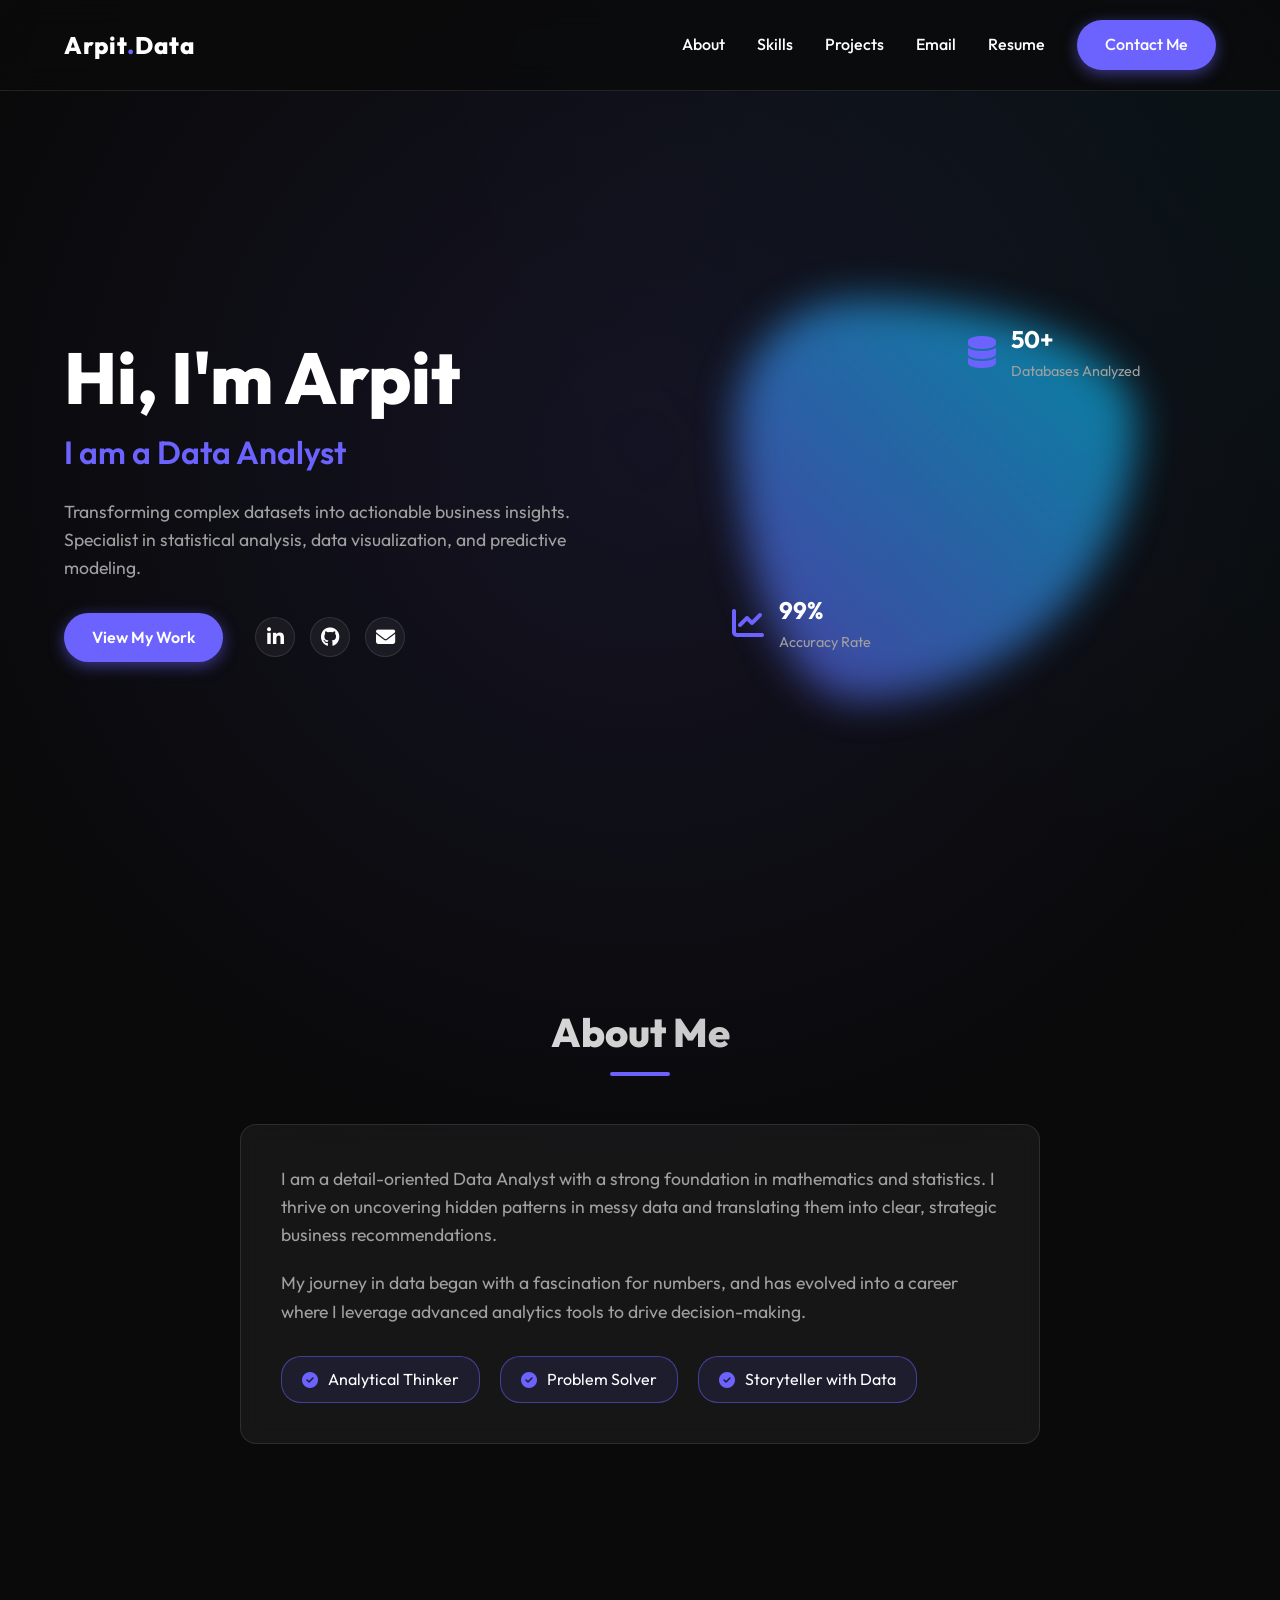
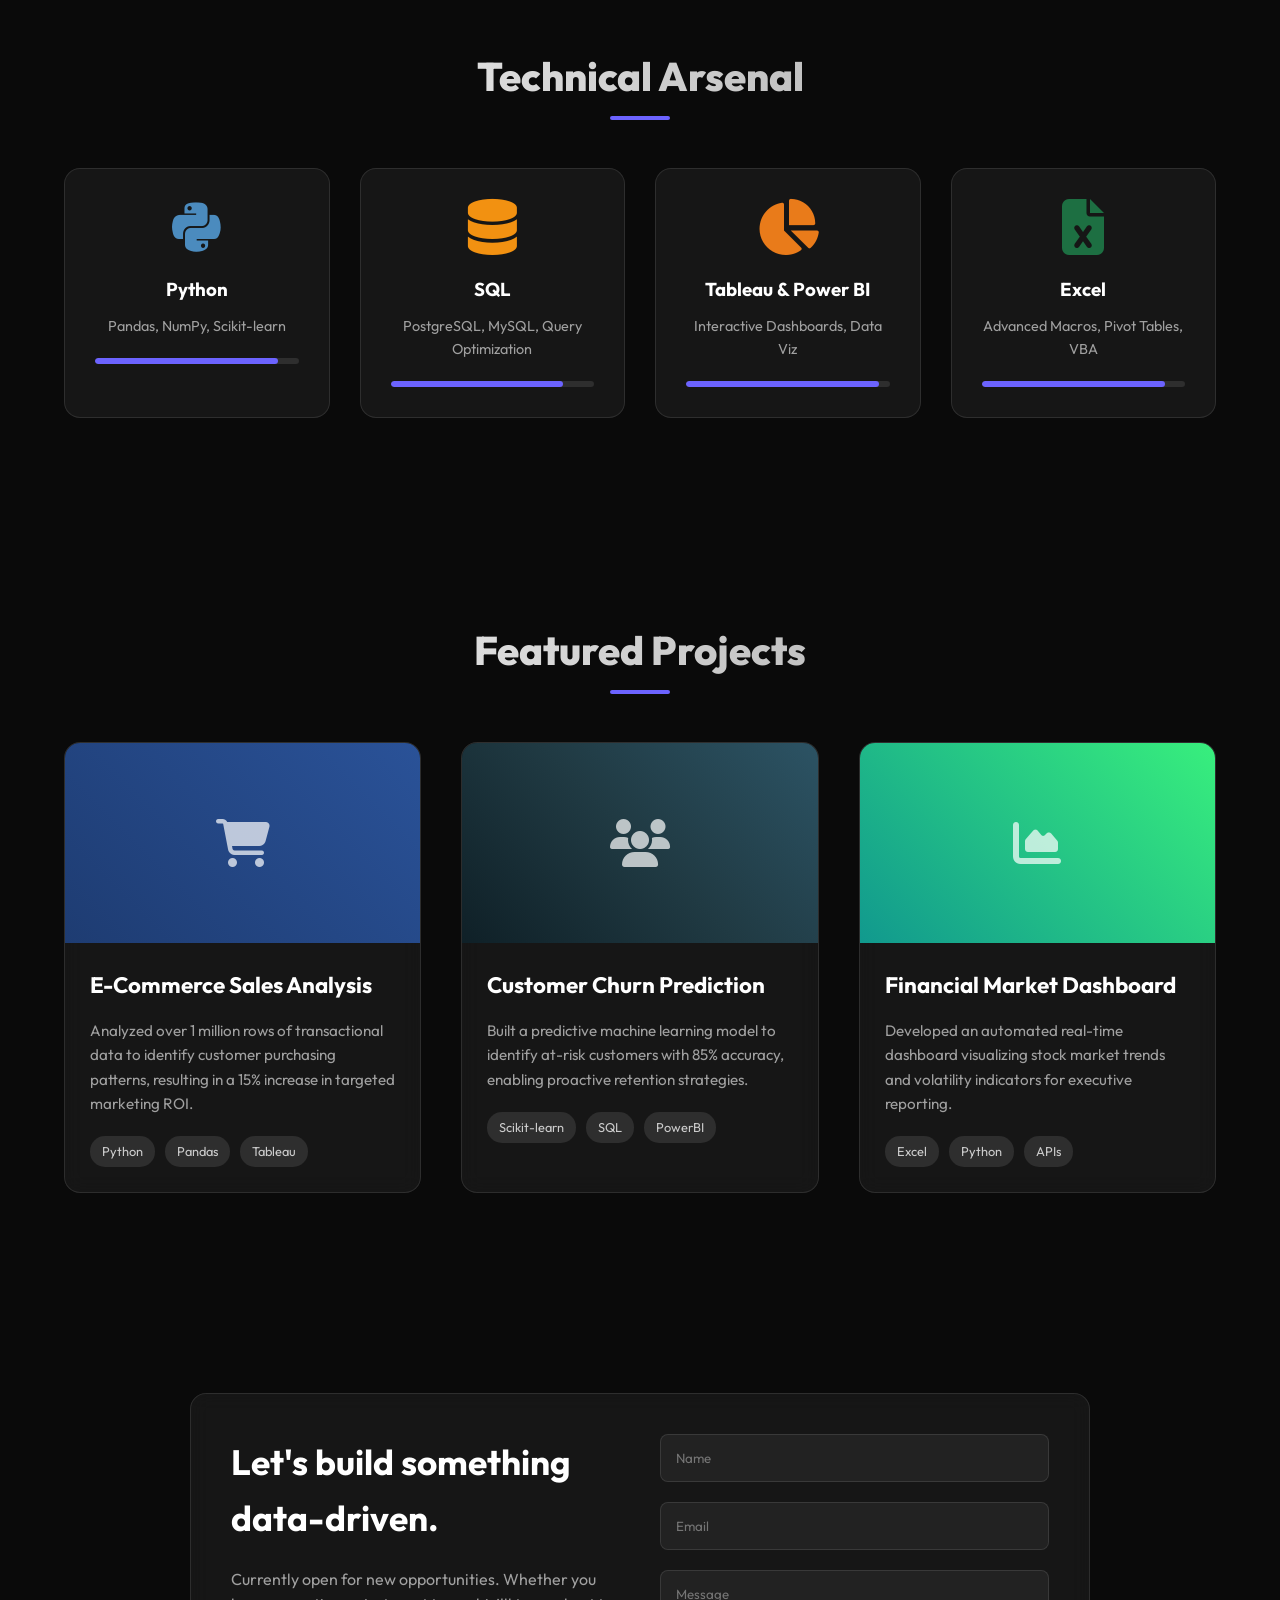
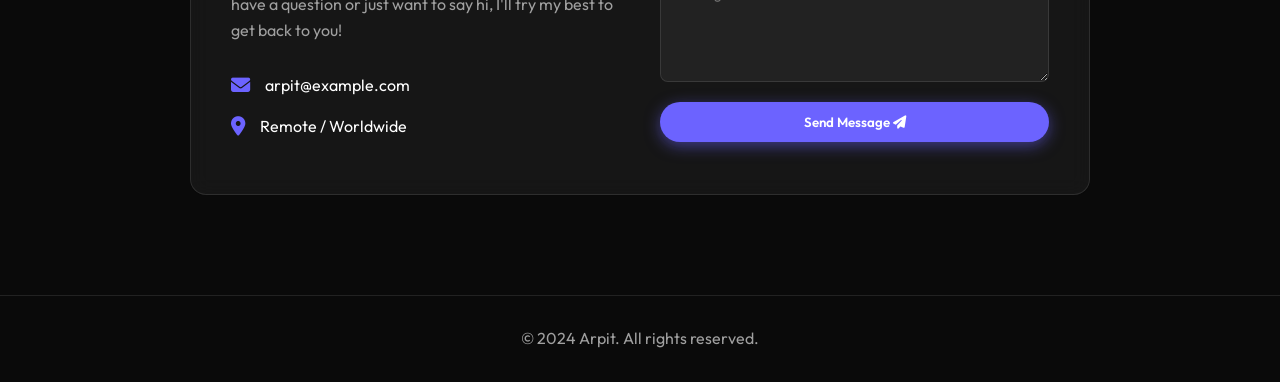
<file: index.html>
<!DOCTYPE html>
<html lang="en">

<head>
    <meta charset="UTF-8">
    <meta name="viewport" content="width=device-width, initial-scale=1.0">
    <title>Arpit Pal | Data Analyst Portfolio</title>
    <meta name="description"
        content="Portfolio of Arpit, a passionate Data Analyst specializing in uncovering insights and building data-driven solutions.">
    <link rel="stylesheet" href="styles.css">
    <link href="https://fonts.googleapis.com/css2?family=Outfit:wght@300;400;600;800&display=swap" rel="stylesheet">
    <link rel="stylesheet" href="https://cdnjs.cloudflare.com/ajax/libs/font-awesome/6.4.0/css/all.min.css">
</head>

<body>
    <nav class="navbar">
        <div class="logo">Arpit<span class="dot">.</span>Data</div>
        <ul class="nav-links">
            <li><a href="#about">About</a></li>
            <li><a href="#skills">Skills</a></li>
            <li><a href="#projects">Projects</a></li>
            <li><a href="mailto:arpit@example.com">Email</a></li>
            <li><a href="Resume/index.html">Resume</a></li>
            <li><a href="#contact" class="btn-primary">Contact Me</a></li>
        </ul>
    </nav>

    <header class="hero" id="home">
        <div class="hero-content">
            <h1 class="glitch-text" data-text="Hi, I'm Arpit">Hi, I'm Arpit</h1>
            <h2 class="typewriter">I am a <span id="typing-text"></span></h2>
            <p>Transforming complex datasets into actionable business insights. Specialist in statistical analysis, data
                visualization, and predictive modeling.</p>
            <div class="hero-actions">
                <a href="#projects" class="btn-primary">View My Work</a>
                <div class="social-links">
                    <a href="https://www.linkedin.com/in/arpit-pal-0b59a8377/" target="_blank"><i class="fab fa-linkedin-in"></i></a>
                    <a href="#" target="_blank"><i class="fab fa-github"></i></a>
                    <a href="#" target="_blank"><i class="fas fa-envelope"></i></a>
                </div>
            </div>
        </div>
        <div class="hero-graphic">
            <div class="blob"></div>
            <div class="glass-card stat-card stat-1">
                <i class="fas fa-database"></i>
                <div>
                    <h3>50+</h3>
                    <span>Databases Analyzed</span>
                </div>
            </div>
            <div class="glass-card stat-card stat-2">
                <i class="fas fa-chart-line"></i>
                <div>
                    <h3>99%</h3>
                    <span>Accuracy Rate</span>
                </div>
            </div>
        </div>
    </header>

    <section id="about" class="about-section">
        <div class="section-header">
            <h2>About Me</h2>
            <div class="line"></div>
        </div>
        <div class="about-content">
            <div class="about-text glass-panel">
                <p>I am a detail-oriented Data Analyst with a strong foundation in mathematics and statistics. I thrive
                    on uncovering hidden patterns in messy data and translating them into clear, strategic business
                    recommendations.</p>
                <p>My journey in data began with a fascination for numbers, and has evolved into a career where I
                    leverage advanced analytics tools to drive decision-making.</p>
                <ul class="key-traits">
                    <li><i class="fas fa-check-circle"></i> Analytical Thinker</li>
                    <li><i class="fas fa-check-circle"></i> Problem Solver</li>
                    <li><i class="fas fa-check-circle"></i> Storyteller with Data</li>
                </ul>
            </div>
        </div>
    </section>

    <section id="skills" class="skills-section">
        <div class="section-header">
            <h2>Technical Arsenal</h2>
            <div class="line"></div>
        </div>
        <div class="skills-grid">
            <div class="skill-card">
                <i class="fab fa-python" style="color: #4B8BBE;"></i>
                <h3>Python</h3>
                <p>Pandas, NumPy, Scikit-learn</p>
                <div class="progress-bar">
                    <div class="progress" style="width: 90%;"></div>
                </div>
            </div>
            <div class="skill-card">
                <i class="fas fa-database" style="color: #F29111;"></i>
                <h3>SQL</h3>
                <p>PostgreSQL, MySQL, Query Optimization</p>
                <div class="progress-bar">
                    <div class="progress" style="width: 85%;"></div>
                </div>
            </div>
            <div class="skill-card">
                <i class="fas fa-chart-pie" style="color: #E97B1A;"></i>
                <h3>Tableau & Power BI</h3>
                <p>Interactive Dashboards, Data Viz</p>
                <div class="progress-bar">
                    <div class="progress" style="width: 95%;"></div>
                </div>
            </div>
            <div class="skill-card">
                <i class="fas fa-file-excel" style="color: #1D6F42;"></i>
                <h3>Excel</h3>
                <p>Advanced Macros, Pivot Tables, VBA</p>
                <div class="progress-bar">
                    <div class="progress" style="width: 90%;"></div>
                </div>
            </div>
        </div>
    </section>

    <section id="projects" class="projects-section">
        <div class="section-header">
            <h2>Featured Projects</h2>
            <div class="line"></div>
        </div>
        <div class="projects-grid">
            <div class="project-card glass-panel">
                <div class="project-image" style="background: linear-gradient(45deg, #1e3c72, #2a5298);">
                    <i class="fas fa-shopping-cart fa-3x"></i>
                </div>
                <div class="project-info">
                    <h3>E-Commerce Sales Analysis</h3>
                    <p>Analyzed over 1 million rows of transactional data to identify customer purchasing patterns,
                        resulting in a 15% increase in targeted marketing ROI.</p>
                    <div class="tags">
                        <span>Python</span>
                        <span>Pandas</span>
                        <span>Tableau</span>
                    </div>
                </div>
            </div>
            <div class="project-card glass-panel">
                <div class="project-image" style="background: linear-gradient(45deg, #0f2027, #203a43, #2c5364);">
                    <i class="fas fa-users fa-3x"></i>
                </div>
                <div class="project-info">
                    <h3>Customer Churn Prediction</h3>
                    <p>Built a predictive machine learning model to identify at-risk customers with 85% accuracy,
                        enabling proactive retention strategies.</p>
                    <div class="tags">
                        <span>Scikit-learn</span>
                        <span>SQL</span>
                        <span>PowerBI</span>
                    </div>
                </div>
            </div>
            <div class="project-card glass-panel">
                <div class="project-image" style="background: linear-gradient(45deg, #11998e, #38ef7d);">
                    <i class="fas fa-chart-area fa-3x"></i>
                </div>
                <div class="project-info">
                    <h3>Financial Market Dashboard</h3>
                    <p>Developed an automated real-time dashboard visualizing stock market trends and volatility
                        indicators for executive reporting.</p>
                    <div class="tags">
                        <span>Excel</span>
                        <span>Python</span>
                        <span>APIs</span>
                    </div>
                </div>
            </div>
        </div>
    </section>

    <section id="contact" class="contact-section">
        <div class="glass-panel contact-container">
            <div class="contact-text">
                <h2>Let's build something data-driven.</h2>
                <p>Currently open for new opportunities. Whether you have a question or just want to say hi, I'll try my
                    best to get back to you!</p>
                <div class="contact-details">
                    <p><i class="fas fa-envelope"></i> arpit@example.com</p>
                    <p><i class="fas fa-map-marker-alt"></i> Remote / Worldwide</p>
                </div>
            </div>
            <form class="contact-form">
                <input type="text" placeholder="Name" required>
                <input type="email" placeholder="Email" required>
                <textarea rows="5" placeholder="Message" required></textarea>
                <button type="submit" class="btn-primary">Send Message <i class="fas fa-paper-plane"></i></button>
            </form>
        </div>
    </section>

    <footer>
        <p>&copy; 2024 Arpit. All rights reserved.</p>
    </footer>

    <script src="script.js"></script>
</body>

</html>
</file>
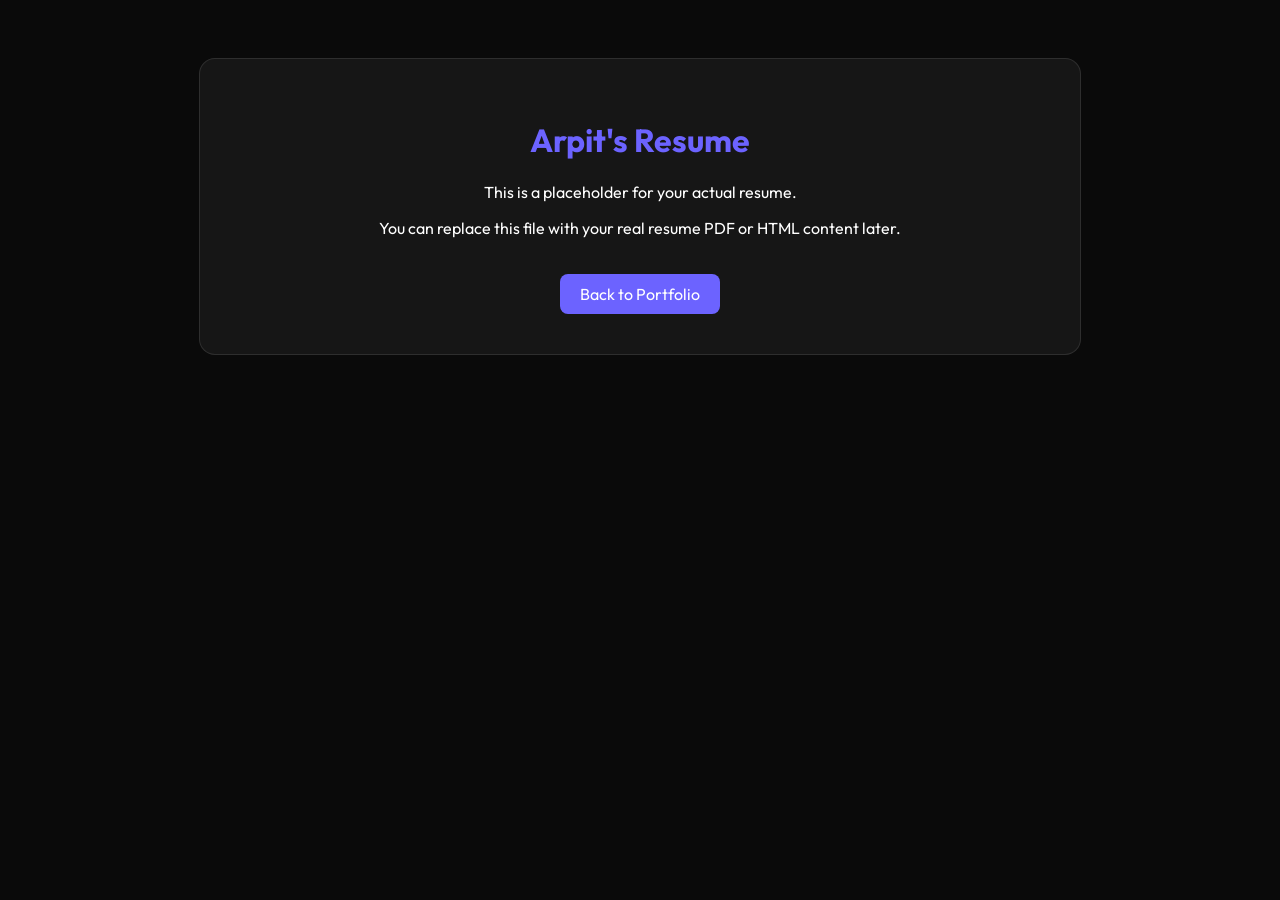
<file: Resume/index.html>
<!DOCTYPE html>
<html lang="en">
<head>
    <meta charset="UTF-8">
    <meta name="viewport" content="width=device-width, initial-scale=1.0">
    <title>Resume - Arpit</title>
    <link href="https://fonts.googleapis.com/css2?family=Outfit:wght@300;400;600;800&display=swap" rel="stylesheet">
    <style>
        body {
            background-color: #0a0a0a;
            color: #ffffff;
            font-family: 'Outfit', sans-serif;
            padding: 50px;
            text-align: center;
        }
        .resume-container {
            max-width: 800px;
            margin: 0 auto;
            background: rgba(255, 255, 255, 0.05);
            padding: 40px;
            border-radius: 16px;
            border: 1px solid rgba(255, 255, 255, 0.1);
        }
        h1 {
            color: #6C63FF;
        }
        .btn {
            display: inline-block;
            margin-top: 20px;
            padding: 10px 20px;
            background: #6C63FF;
            color: white;
            text-decoration: none;
            border-radius: 8px;
        }
    </style>
</head>
<body>
    <div class="resume-container">
        <h1>Arpit's Resume</h1>
        <p>This is a placeholder for your actual resume.</p>
        <p>You can replace this file with your real resume PDF or HTML content later.</p>
        <a href="../index.html" class="btn">Back to Portfolio</a>
    </div>
</body>
</html>
</file>
<file: styles.css>
:root {
    --bg-color: #0a0a0a;
    --text-main: #ffffff;
    --text-muted: #a0a0a0;
    --accent: #6C63FF;
    --accent-glow: rgba(108, 99, 255, 0.5);
    --glass-bg: rgba(255, 255, 255, 0.05);
    --glass-border: rgba(255, 255, 255, 0.1);
}

* {
    margin: 0;
    padding: 0;
    box-sizing: border-box;
    font-family: 'Outfit', sans-serif;
}

body {
    background-color: var(--bg-color);
    color: var(--text-main);
    overflow-x: hidden;
    scroll-behavior: smooth;
    line-height: 1.6;
}

/* Background blob */
body::before {
    content: '';
    position: fixed;
    top: -50%;
    left: -50%;
    width: 200%;
    height: 200%;
    background: radial-gradient(circle at 50% 50%, rgba(108, 99, 255, 0.1) 0%, transparent 50%),
        radial-gradient(circle at 80% 20%, rgba(0, 212, 255, 0.05) 0%, transparent 40%);
    z-index: -1;
    animation: rotate 60s linear infinite;
}

@keyframes rotate {
    0% {
        transform: rotate(0deg);
    }

    100% {
        transform: rotate(360deg);
    }
}

/* Utilities */
.glass-panel {
    background: var(--glass-bg);
    backdrop-filter: blur(10px);
    -webkit-backdrop-filter: blur(10px);
    border: 1px solid var(--glass-border);
    border-radius: 16px;
}

.btn-primary {
    display: inline-block;
    padding: 12px 28px;
    background: var(--accent);
    color: #fff;
    text-decoration: none;
    border-radius: 30px;
    font-weight: 600;
    transition: all 0.3s ease;
    box-shadow: 0 4px 15px var(--accent-glow);
    border: none;
    cursor: pointer;
}

.btn-primary:hover {
    transform: translateY(-2px);
    box-shadow: 0 6px 20px rgba(108, 99, 255, 0.7);
}

.section-header {
    margin-bottom: 3rem;
    text-align: center;
}

.section-header h2 {
    font-size: 2.5rem;
    font-weight: 800;
    margin-bottom: 0.5rem;
    background: linear-gradient(90deg, #fff, var(--text-muted));
    -webkit-background-clip: text;
    -webkit-text-fill-color: transparent;
}

.line {
    width: 60px;
    height: 4px;
    background: var(--accent);
    margin: 0 auto;
    border-radius: 2px;
}

/* Navbar */
.navbar {
    position: fixed;
    top: 0;
    left: 0;
    width: 100%;
    padding: 20px 5%;
    display: flex;
    justify-content: space-between;
    align-items: center;
    z-index: 1000;
    background: rgba(10, 10, 10, 0.8);
    backdrop-filter: blur(15px);
    border-bottom: 1px solid var(--glass-border);
}

.logo {
    font-size: 1.5rem;
    font-weight: 800;
    letter-spacing: 1px;
}

.logo .dot {
    color: var(--accent);
}

.nav-links {
    display: flex;
    list-style: none;
    align-items: center;
    gap: 2rem;
}

.nav-links a {
    color: var(--text-main);
    text-decoration: none;
    font-weight: 500;
    transition: color 0.3s ease;
}

.nav-links a:not(.btn-primary):hover {
    color: var(--accent);
}

/* Hero Section */
.hero {
    min-height: 100vh;
    display: flex;
    align-items: center;
    justify-content: space-between;
    padding: 100px 5% 0;
    gap: 2rem;
}

.hero-content {
    flex: 1;
    max-width: 600px;
}

.glitch-text {
    font-size: 4.5rem;
    font-weight: 800;
    line-height: 1.1;
    margin-bottom: 10px;
}

.typewriter {
    font-size: 2rem;
    color: var(--accent);
    margin-bottom: 20px;
    font-weight: 600;
}

.hero-content p {
    color: var(--text-muted);
    font-size: 1.1rem;
    margin-bottom: 30px;
}

.hero-actions {
    display: flex;
    align-items: center;
    gap: 2rem;
}

.social-links {
    display: flex;
    gap: 15px;
}

.social-links a {
    color: var(--text-main);
    font-size: 1.2rem;
    width: 40px;
    height: 40px;
    display: flex;
    align-items: center;
    justify-content: center;
    border-radius: 50%;
    background: var(--glass-bg);
    border: 1px solid var(--glass-border);
    transition: all 0.3s ease;
    text-decoration: none;
}

.social-links a:hover {
    background: var(--accent);
    color: #fff;
    transform: translateY(-3px);
}

.hero-graphic {
    flex: 1;
    position: relative;
    height: 500px;
    display: flex;
    justify-content: center;
    align-items: center;
}

.blob {
    width: 400px;
    height: 400px;
    background: linear-gradient(45deg, #6C63FF, #00d4ff);
    border-radius: 30% 70% 70% 30% / 30% 30% 70% 70%;
    animation: blobShape 8s ease-in-out infinite alternate;
    opacity: 0.6;
    filter: blur(20px);
}

@keyframes blobShape {
    0% {
        border-radius: 30% 70% 70% 30% / 30% 30% 70% 70%;
    }

    50% {
        border-radius: 60% 40% 30% 70% / 60% 30% 70% 40%;
    }

    100% {
        border-radius: 30% 70% 70% 30% / 30% 30% 70% 70%;
    }
}

.stat-card {
    position: absolute;
    padding: 20px;
    display: flex;
    align-items: center;
    gap: 15px;
    animation: float 6s ease-in-out infinite;
}

.stat-card i {
    font-size: 2rem;
    color: var(--accent);
}

.stat-card h3 {
    font-size: 1.5rem;
}

.stat-card span {
    font-size: 0.9rem;
    color: var(--text-muted);
}

.stat-1 {
    top: 10%;
    right: 10%;
    animation-delay: 0s;
}

.stat-2 {
    bottom: 15%;
    left: 10%;
    animation-delay: -3s;
}

@keyframes float {
    0% {
        transform: translateY(0px);
    }

    50% {
        transform: translateY(-20px);
    }

    100% {
        transform: translateY(0px);
    }
}

/* Sections Common */
section {
    padding: 100px 5%;
}

/* About Section */
.about-content {
    max-width: 800px;
    margin: 0 auto;
}

.about-text {
    padding: 40px;
}

.about-text p {
    margin-bottom: 20px;
    color: var(--text-muted);
    font-size: 1.1rem;
}

.key-traits {
    list-style: none;
    display: flex;
    flex-wrap: wrap;
    gap: 20px;
    margin-top: 30px;
}

.key-traits li {
    background: rgba(108, 99, 255, 0.1);
    padding: 10px 20px;
    border-radius: 20px;
    display: flex;
    align-items: center;
    gap: 10px;
    border: 1px solid var(--accent-glow);
}

.key-traits i {
    color: var(--accent);
}

/* Skills Section */
.skills-grid {
    display: grid;
    grid-template-columns: repeat(auto-fit, minmax(250px, 1fr));
    gap: 30px;
    max-width: 1200px;
    margin: 0 auto;
}

.skill-card {
    background: var(--glass-bg);
    border: 1px solid var(--glass-border);
    border-radius: 16px;
    padding: 30px;
    text-align: center;
    transition: transform 0.3s ease;
}

.skill-card:hover {
    transform: translateY(-10px);
    border-color: var(--accent-glow);
}

.skill-card i {
    font-size: 3.5rem;
    margin-bottom: 20px;
}

.skill-card h3 {
    margin-bottom: 10px;
}

.skill-card p {
    color: var(--text-muted);
    font-size: 0.9rem;
    margin-bottom: 20px;
}

.progress-bar {
    width: 100%;
    height: 6px;
    background: rgba(255, 255, 255, 0.1);
    border-radius: 3px;
    overflow: hidden;
}

.progress {
    height: 100%;
    background: var(--accent);
    border-radius: 3px;
}

/* Projects */
.projects-grid {
    display: grid;
    grid-template-columns: repeat(auto-fit, minmax(320px, 1fr));
    gap: 40px;
    max-width: 1200px;
    margin: 0 auto;
}

.project-card {
    overflow: hidden;
    transition: transform 0.3s ease;
}

.project-card:hover {
    transform: translateY(-10px);
}

.project-image {
    height: 200px;
    display: flex;
    align-items: center;
    justify-content: center;
    color: rgba(255, 255, 255, 0.7);
}

.project-info {
    padding: 25px;
}

.project-info h3 {
    margin-bottom: 15px;
    font-size: 1.4rem;
}

.project-info p {
    color: var(--text-muted);
    margin-bottom: 20px;
    font-size: 0.95rem;
}

.tags {
    display: flex;
    gap: 10px;
    flex-wrap: wrap;
}

.tags span {
    background: rgba(255, 255, 255, 0.1);
    padding: 5px 12px;
    border-radius: 15px;
    font-size: 0.8rem;
    color: #ccc;
}

/* Contact Section */
.contact-container {
    max-width: 900px;
    margin: 0 auto;
    display: grid;
    grid-template-columns: 1fr 1fr;
    gap: 40px;
    padding: 40px;
}

.contact-text h2 {
    font-size: 2.2rem;
    margin-bottom: 20px;
}

.contact-text p {
    color: var(--text-muted);
    margin-bottom: 30px;
}

.contact-details p {
    display: flex;
    align-items: center;
    gap: 15px;
    margin-bottom: 15px;
    color: #fff;
}

.contact-details i {
    color: var(--accent);
    font-size: 1.2rem;
}

.contact-form {
    display: flex;
    flex-direction: column;
    gap: 20px;
}

.contact-form input,
.contact-form textarea {
    width: 100%;
    padding: 15px;
    background: rgba(255, 255, 255, 0.05);
    border: 1px solid var(--glass-border);
    border-radius: 8px;
    color: #fff;
    outline: none;
    transition: border-color 0.3s ease;
}

.contact-form input:focus,
.contact-form textarea:focus {
    border-color: var(--accent);
}

/* Footer */
footer {
    text-align: center;
    padding: 30px;
    border-top: 1px solid var(--glass-border);
    color: var(--text-muted);
}

/* Responsive */
@media (max-width: 900px) {
    .hero {
        flex-direction: column;
        text-align: center;
        padding-top: 120px;
    }

    .hero-actions {
        justify-content: center;
    }

    .hero-graphic {
        width: 100%;
        margin-top: 50px;
    }

    .contact-container {
        grid-template-columns: 1fr;
    }

    .nav-links {
        display: none;
        /* simple mobile nav hide for now */
    }
}
</file>
